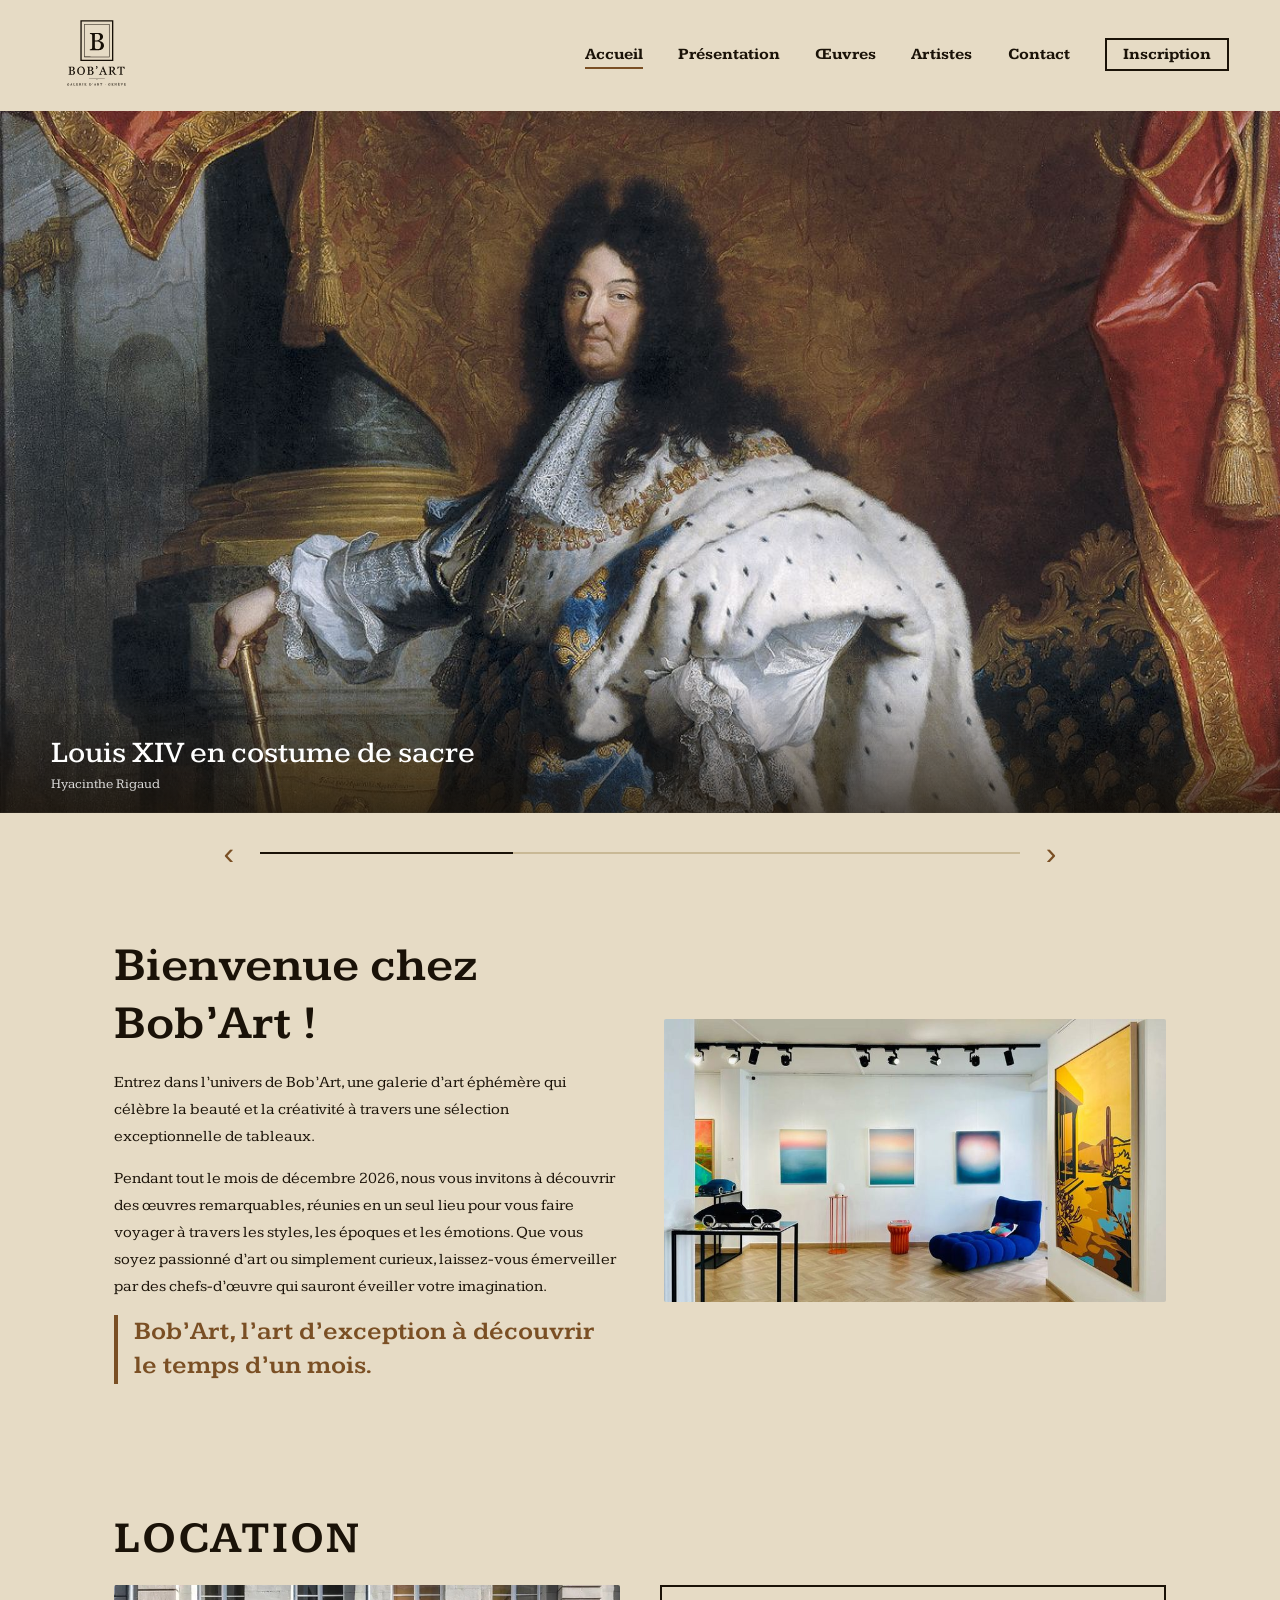
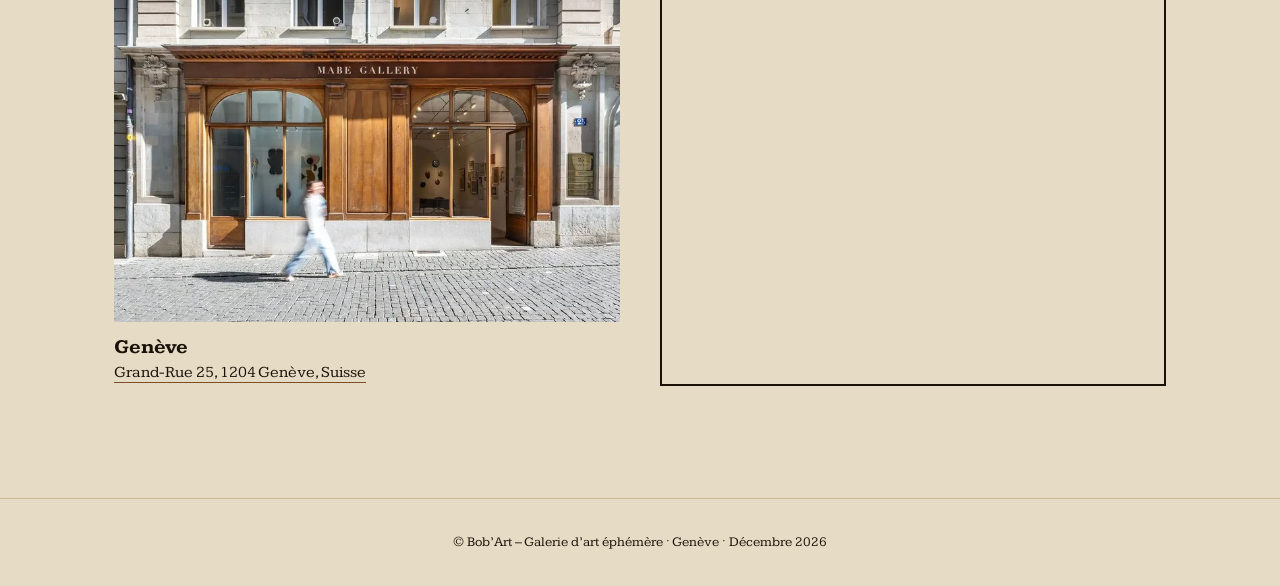
<file: index.html>
<!DOCTYPE html>
<html lang="fr"><head><meta charset="utf-8"><meta name="viewport" content="width=device-width,initial-scale=1">
<title>Accueil – Bob’Art, galerie d’art éphémère · Genève</title>
<meta name="description" content="Bob’Art, galerie d’art éphémère à Genève (Grand-Rue 25) : découvrez des chefs-d’œuvre de la peinture pendant tout le mois de décembre 2026.">
<meta property="og:type" content="website"><meta property="og:locale" content="fr_FR"><meta property="og:site_name" content="Bob’Art"><meta property="og:title" content="Accueil – Bob’Art, galerie d’art éphémère · Genève"><meta property="og:description" content="Bob’Art, galerie d’art éphémère à Genève (Grand-Rue 25) : découvrez des chefs-d’œuvre de la peinture pendant tout le mois de décembre 2026."><meta name="theme-color" content="#e6dbc5"><link rel="icon" href="favicon.svg" type="image/svg+xml"><link rel="icon" href="favicon-32.png" sizes="32x32" type="image/png"><link rel="apple-touch-icon" href="apple-touch-icon.png"><link rel="preload" as="image" href="images/louis-xiv-800.jpg" imagesrcset="images/louis-xiv-800.jpg 800w, images/louis-xiv.jpg 1378w" imagesizes="100vw" fetchpriority="high"><link rel="preconnect" href="https://fonts.googleapis.com"><link rel="preconnect" href="https://fonts.gstatic.com" crossorigin>
<link href="https://fonts.googleapis.com/css2?family=Kameron:wght@400;600;700&display=swap" rel="stylesheet" media="print" onload="this.media='all'"><noscript><link href="https://fonts.googleapis.com/css2?family=Kameron:wght@400;600;700&display=swap" rel="stylesheet"></noscript>
<link rel="stylesheet" href="css/style.css">
<script type="application/ld+json">{"@context":"https://schema.org","@type":"ArtGallery","name":"Bob’Art","description":"Galerie d’art éphémère à Genève, ouverte pendant tout le mois de décembre 2026.","address":{"@type":"PostalAddress","streetAddress":"Grand-Rue 25","postalCode":"1204","addressLocality":"Genève","addressCountry":"CH"},"telephone":"+41225550142"}</script>
</head><body>
<a class="skip" href="#main">Aller au contenu</a>
<header><div class="bar"><a class="logo" href="index.html" aria-label="Bob’Art – accueil"><img src="images/logo.svg" alt="Bob’Art, galerie d’art · Genève" width="698" height="639"></a>
<button class="burger" aria-label="Menu" aria-expanded="false"><span></span><span></span><span></span></button>
<nav><ul>
<li><a href="index.html" aria-current="page">Accueil</a></li><li><a href="index.html#presentation">Présentation</a></li>
<li><a href="oeuvres.html">Œuvres</a></li><li><a href="artistes.html">Artistes</a></li><li><a href="contact.html">Contact</a></li><li><a href="inscription.html" class="cta">Inscription</a></li>
</ul></nav></div></header>
<main id="main">
<div class="hero"><div class="slides">
<div class="slide"><img src="images/louis-xiv.jpg" srcset="images/louis-xiv-800.jpg 800w, images/louis-xiv.jpg 1378w" sizes="100vw" data-t="Louis XIV en costume de sacre" alt="Louis XIV en costume de sacre, Hyacinthe Rigaud" style="object-position:center 25%" width="1378" height="2000" fetchpriority="high"><p class="cap">Louis XIV en costume de sacre <span>Hyacinthe Rigaud</span></p></div>
<div class="slide"><img src="images/la-nuit-etoilee.jpg" data-t="La Nuit étoilée" alt="La Nuit étoilée, Vincent van Gogh" style="object-position:center" width="1280" height="1014" loading="lazy" decoding="async"><p class="cap">La Nuit étoilée <span>Vincent van Gogh</span></p></div>
<div class="slide"><img src="images/la-grande-vague.jpg" data-t="La Grande Vague de Kanagawa" alt="La Grande Vague de Kanagawa, Hokusai" style="object-position:center" width="1600" height="1076" loading="lazy" decoding="async"><p class="cap">La Grande Vague de Kanagawa <span>Hokusai</span></p></div>
</div></div>
<div class="ctrl"><button class="prev" aria-label="Précédent">‹</button><div class="prog"><i></i></div><button class="next" aria-label="Suivant">›</button></div>
<section id="presentation"><div class="wrap intro">
<div class="rv"><h1>Bienvenue chez Bob’Art !</h1>
<p>Entrez dans l’univers de Bob’Art, une galerie d’art éphémère qui célèbre la beauté et la créativité à travers une sélection exceptionnelle de tableaux.</p>
<p>Pendant tout le mois de décembre 2026, nous vous invitons à découvrir des œuvres remarquables, réunies en un seul lieu pour vous faire voyager à travers les styles, les époques et les émotions. Que vous soyez passionné d’art ou simplement curieux, laissez-vous émerveiller par des chefs-d’œuvre qui sauront éveiller votre imagination.</p>
<p class="slogan">Bob’Art, l’art d’exception à découvrir le temps d’un mois.</p></div>
<div class="photo rv"><img src="images/interieur-galerie.jpg" data-t="Intérieur de la galerie" alt="Intérieur de la galerie Bob’Art" width="1600" height="900" loading="lazy" decoding="async" srcset="images/interieur-galerie-800.jpg 800w, images/interieur-galerie.jpg 1600w" sizes="(max-width:860px) 100vw, 550px"></div>
</div></section>
<section class="loc"><div class="wrap rv"><h2>LOCATION</h2>
<div class="locgrid">
<div><div class="photo"><img src="images/facade.jpg" alt="Façade de la galerie, Grand-Rue 25 à Genève" width="750" height="500" loading="lazy" decoding="async"></div>
<h3>Genève</h3>
<p><a href="https://www.google.com/maps/search/?api=1&query=Grand-Rue+25,+1204+Gen%C3%A8ve" target="_blank" rel="noopener">Grand-Rue 25, 1204 Genève, Suisse</a></p></div>
<div class="map"><iframe title="Plan : Grand-Rue 25, 1204 Genève" src="https://www.google.com/maps?q=Grand-Rue+25,+1204+Gen%C3%A8ve,+Suisse&amp;hl=fr&amp;z=16&amp;output=embed" loading="lazy" referrerpolicy="no-referrer-when-downgrade" allowfullscreen></iframe></div>
</div></div></section>
</main><footer>© Bob’Art – Galerie d’art éphémère · Genève · Décembre 2026</footer><script src="js/script.js"></script></body></html>
</file>
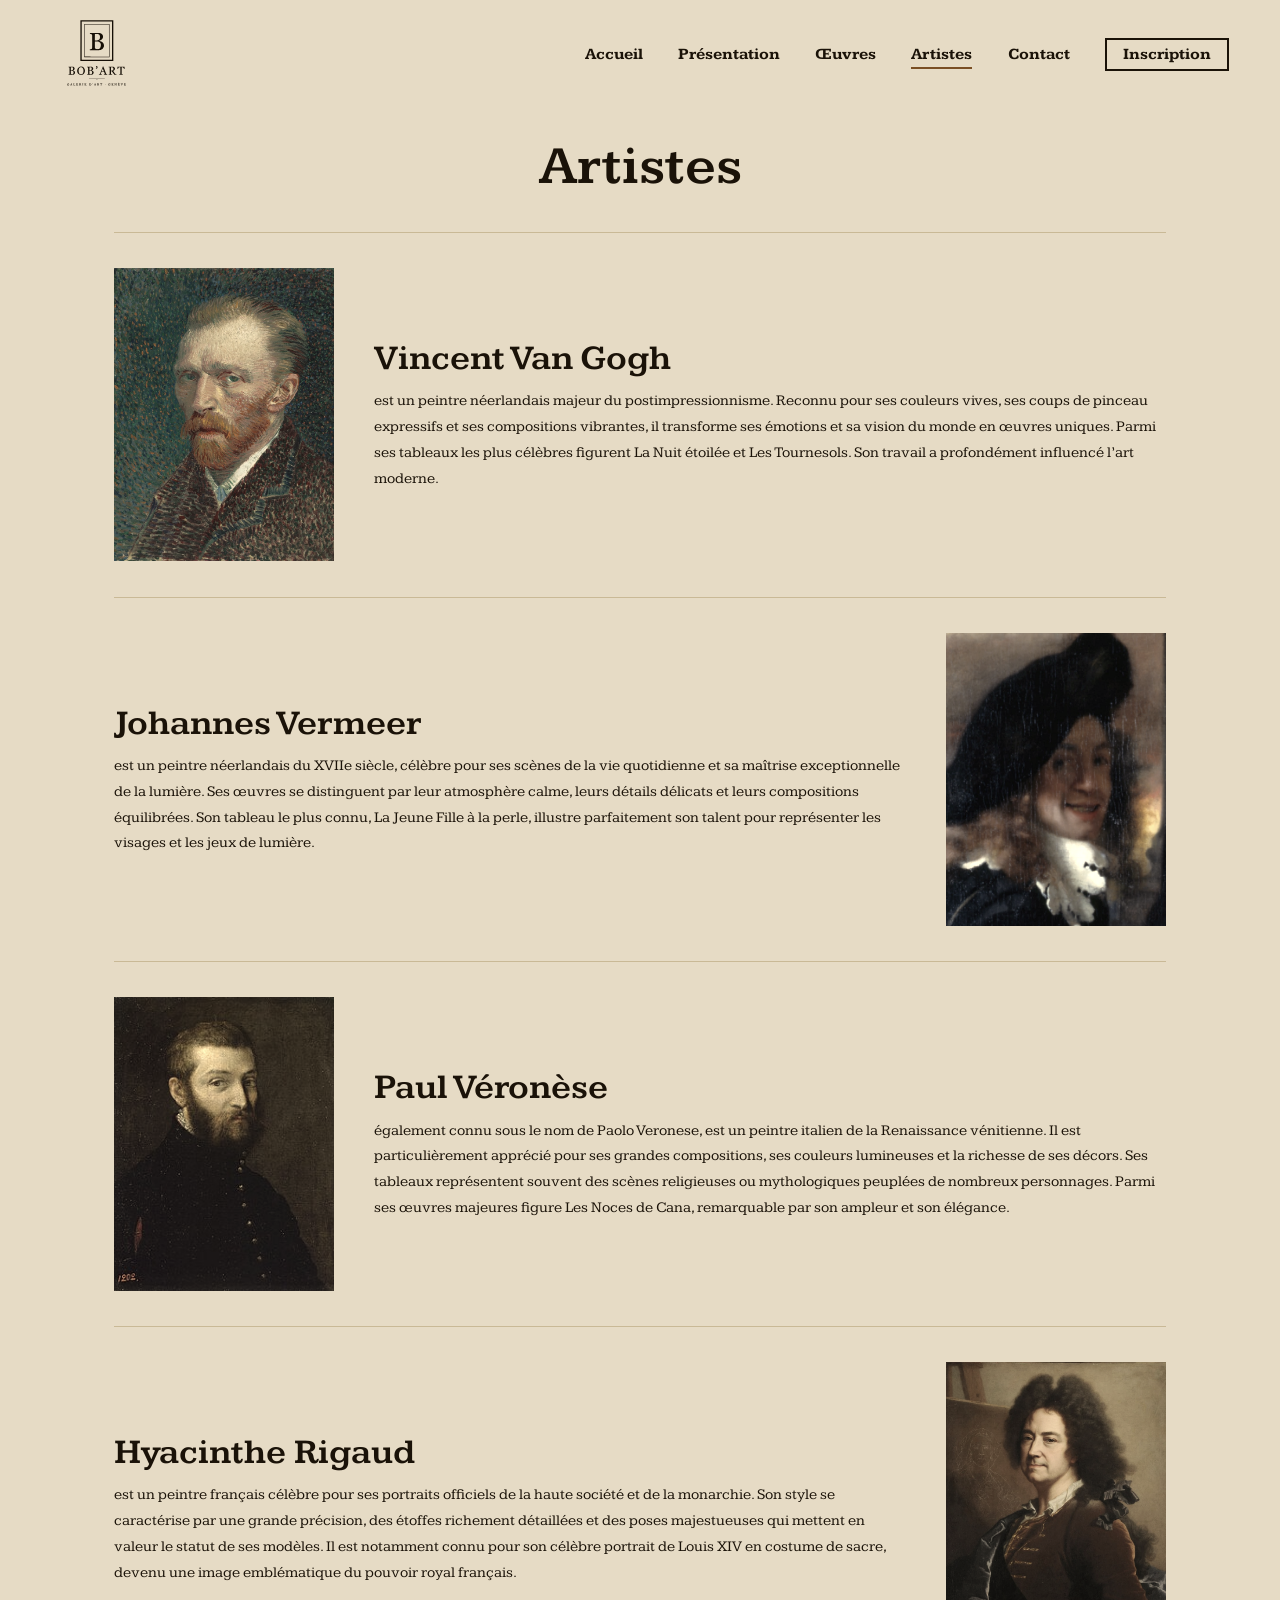
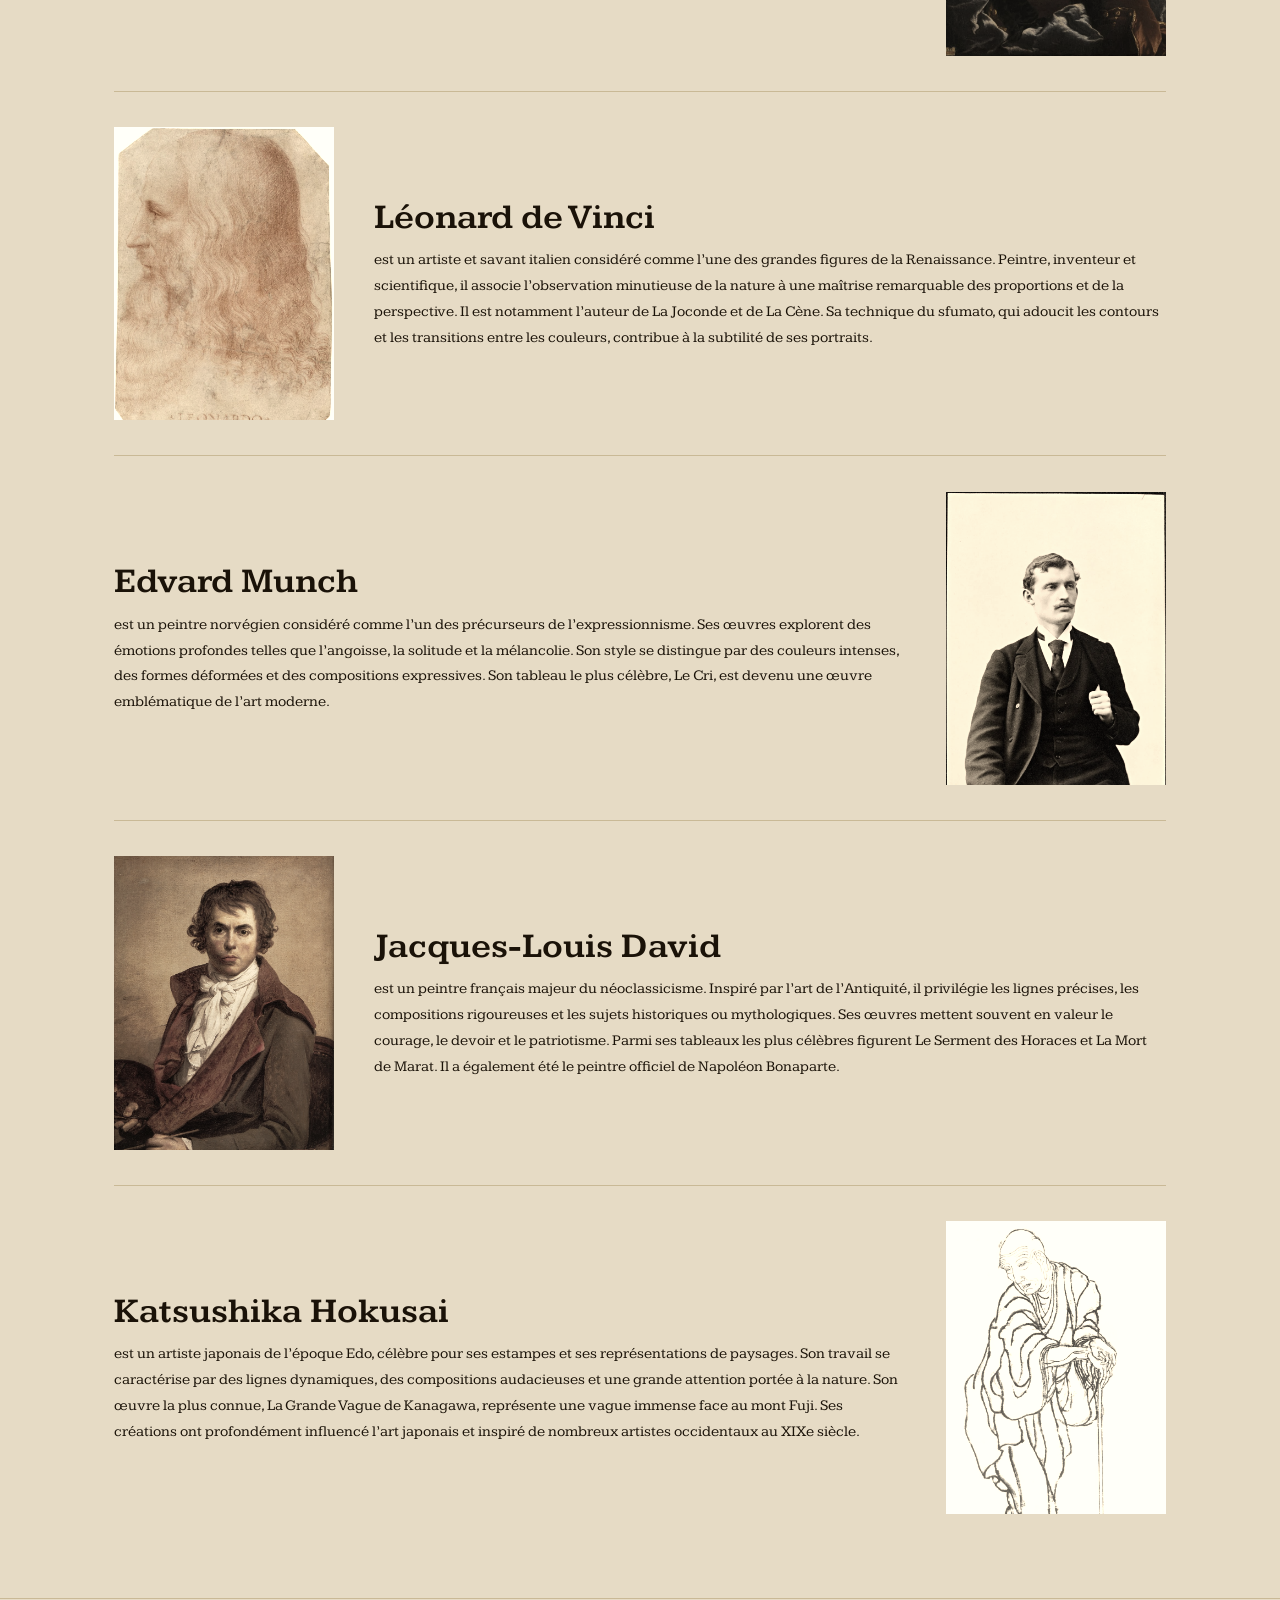
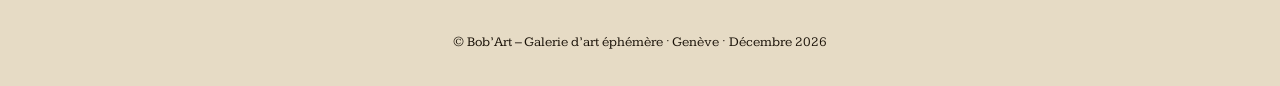
<file: artistes.html>
<!DOCTYPE html>
<html lang="fr"><head><meta charset="utf-8"><meta name="viewport" content="width=device-width,initial-scale=1">
<title>Artistes – Bob’Art, galerie d’art éphémère · Genève</title>
<meta name="description" content="Les artistes exposés chez Bob’Art : Van Gogh, Vermeer, Véronèse, Rigaud, Léonard de Vinci, Munch, David et Hokusai.">
<meta property="og:type" content="website"><meta property="og:locale" content="fr_FR"><meta property="og:site_name" content="Bob’Art"><meta property="og:title" content="Artistes – Bob’Art, galerie d’art éphémère · Genève"><meta property="og:description" content="Les artistes exposés chez Bob’Art : Van Gogh, Vermeer, Véronèse, Rigaud, Léonard de Vinci, Munch, David et Hokusai."><meta name="theme-color" content="#e6dbc5"><link rel="icon" href="favicon.svg" type="image/svg+xml"><link rel="icon" href="favicon-32.png" sizes="32x32" type="image/png"><link rel="apple-touch-icon" href="apple-touch-icon.png"><link rel="preconnect" href="https://fonts.googleapis.com"><link rel="preconnect" href="https://fonts.gstatic.com" crossorigin>
<link href="https://fonts.googleapis.com/css2?family=Kameron:wght@400;600;700&display=swap" rel="stylesheet" media="print" onload="this.media='all'"><noscript><link href="https://fonts.googleapis.com/css2?family=Kameron:wght@400;600;700&display=swap" rel="stylesheet"></noscript>
<link rel="stylesheet" href="css/style.css"></head><body>
<a class="skip" href="#main">Aller au contenu</a>
<header><div class="bar"><a class="logo" href="index.html" aria-label="Bob’Art – accueil"><img src="images/logo.svg" alt="Bob’Art, galerie d’art · Genève" width="698" height="639"></a>
<button class="burger" aria-label="Menu" aria-expanded="false"><span></span><span></span><span></span></button>
<nav><ul>
<li><a href="index.html">Accueil</a></li><li><a href="index.html#presentation">Présentation</a></li>
<li><a href="oeuvres.html">Œuvres</a></li><li><a href="artistes.html" aria-current="page">Artistes</a></li><li><a href="contact.html">Contact</a></li><li><a href="inscription.html" class="cta">Inscription</a></li>
</ul></nav></div></header>
<main id="main">
<div class="wrap"><h1 class="title">Artistes</h1>
<article class="artist rv"><div><h2>Vincent Van Gogh</h2><p>est un peintre néerlandais majeur du postimpressionnisme. Reconnu pour ses couleurs vives, ses coups de pinceau expressifs et ses compositions vibrantes, il transforme ses émotions et sa vision du monde en œuvres uniques. Parmi ses tableaux les plus célèbres figurent La Nuit étoilée et Les Tournesols. Son travail a profondément influencé l’art moderne.</p></div><div class="pic "><img src="images/artiste-van-gogh.jpg" alt="Portrait de Vincent Van Gogh" loading="lazy" width="800" height="1011" decoding="async"></div></article>
<article class="artist rv"><div><h2>Johannes Vermeer</h2><p>est un peintre néerlandais du XVIIe siècle, célèbre pour ses scènes de la vie quotidienne et sa maîtrise exceptionnelle de la lumière. Ses œuvres se distinguent par leur atmosphère calme, leurs détails délicats et leurs compositions équilibrées. Son tableau le plus connu, La Jeune Fille à la perle, illustre parfaitement son talent pour représenter les visages et les jeux de lumière.</p></div><div class="pic "><img src="images/artiste-vermeer.jpg" alt="Portrait de Johannes Vermeer" loading="lazy" width="1016" height="1413" decoding="async"></div></article>
<article class="artist rv"><div><h2>Paul Véronèse</h2><p>également connu sous le nom de Paolo Veronese, est un peintre italien de la Renaissance vénitienne. Il est particulièrement apprécié pour ses grandes compositions, ses couleurs lumineuses et la richesse de ses décors. Ses tableaux représentent souvent des scènes religieuses ou mythologiques peuplées de nombreux personnages. Parmi ses œuvres majeures figure Les Noces de Cana, remarquable par son ampleur et son élégance.</p></div><div class="pic "><img src="images/artiste-veronese.jpg" alt="Portrait de Paul Véronèse" loading="lazy" width="250" height="314" decoding="async"></div></article>
<article class="artist rv"><div><h2>Hyacinthe Rigaud</h2><p>est un peintre français célèbre pour ses portraits officiels de la haute société et de la monarchie. Son style se caractérise par une grande précision, des étoffes richement détaillées et des poses majestueuses qui mettent en valeur le statut de ses modèles. Il est notamment connu pour son célèbre portrait de Louis XIV en costume de sacre, devenu une image emblématique du pouvoir royal français.</p></div><div class="pic "><img src="images/artiste-rigaud.jpg" alt="Portrait de Hyacinthe Rigaud" loading="lazy" width="800" height="1002" decoding="async"></div></article>
<article class="artist rv"><div><h2>Léonard de Vinci</h2><p>est un artiste et savant italien considéré comme l’une des grandes figures de la Renaissance. Peintre, inventeur et scientifique, il associe l’observation minutieuse de la nature à une maîtrise remarquable des proportions et de la perspective. Il est notamment l’auteur de La Joconde et de La Cène. Sa technique du sfumato, qui adoucit les contours et les transitions entre les couleurs, contribue à la subtilité de ses portraits.</p></div><div class="pic "><img src="images/artiste-vinci.jpg" alt="Portrait de Léonard de Vinci" loading="lazy" width="800" height="1146" decoding="async"></div></article>
<article class="artist rv"><div><h2>Edvard Munch</h2><p>est un peintre norvégien considéré comme l’un des précurseurs de l’expressionnisme. Ses œuvres explorent des émotions profondes telles que l’angoisse, la solitude et la mélancolie. Son style se distingue par des couleurs intenses, des formes déformées et des compositions expressives. Son tableau le plus célèbre, Le Cri, est devenu une œuvre emblématique de l’art moderne.</p></div><div class="pic "><img src="images/artiste-munch.jpg" alt="Portrait de Edvard Munch" loading="lazy" width="800" height="1104" decoding="async"></div></article>
<article class="artist rv"><div><h2>Jacques-Louis David</h2><p>est un peintre français majeur du néoclassicisme. Inspiré par l’art de l’Antiquité, il privilégie les lignes précises, les compositions rigoureuses et les sujets historiques ou mythologiques. Ses œuvres mettent souvent en valeur le courage, le devoir et le patriotisme. Parmi ses tableaux les plus célèbres figurent Le Serment des Horaces et La Mort de Marat. Il a également été le peintre officiel de Napoléon Bonaparte.</p></div><div class="pic "><img src="images/artiste-david.jpg" alt="Portrait de Jacques-Louis David" loading="lazy" width="800" height="1123" decoding="async"></div></article>
<article class="artist rv"><div><h2>Katsushika Hokusai</h2><p>est un artiste japonais de l’époque Edo, célèbre pour ses estampes et ses représentations de paysages. Son travail se caractérise par des lignes dynamiques, des compositions audacieuses et une grande attention portée à la nature. Son œuvre la plus connue, La Grande Vague de Kanagawa, représente une vague immense face au mont Fuji. Ses créations ont profondément influencé l’art japonais et inspiré de nombreux artistes occidentaux au XIXe siècle.</p></div><div class="pic "><img src="images/artiste-hokusai.jpg" alt="Portrait de Katsushika Hokusai" loading="lazy" width="680" height="1284" decoding="async"></div></article>
</div>
</main><footer>© Bob’Art – Galerie d’art éphémère · Genève · Décembre 2026</footer><script src="js/script.js"></script></body></html>
</file>
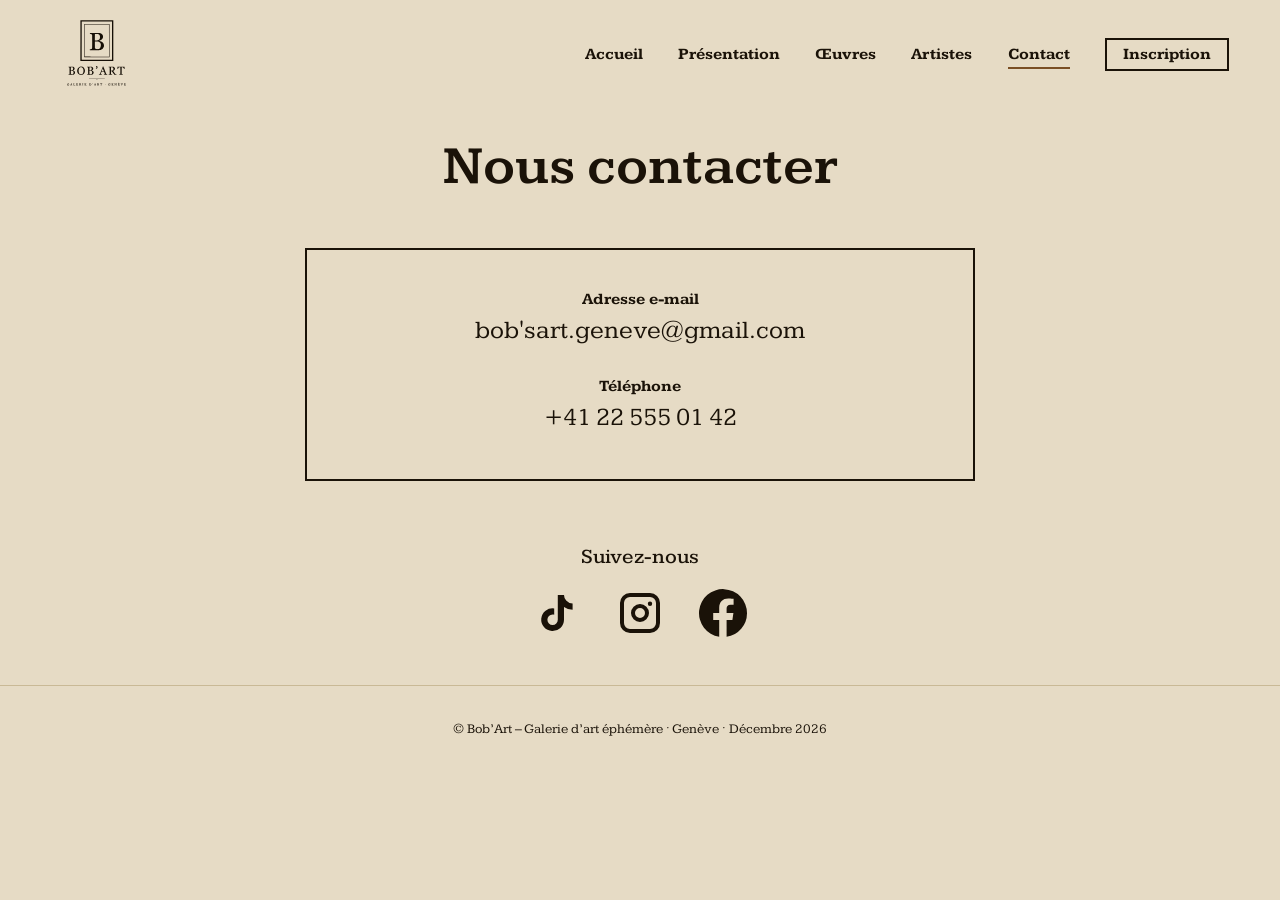
<file: contact.html>
<!DOCTYPE html>
<html lang="fr"><head><meta charset="utf-8"><meta name="viewport" content="width=device-width,initial-scale=1">
<title>Contact – Bob’Art, galerie d’art éphémère · Genève</title>
<meta name="description" content="Contactez la galerie d’art éphémère Bob’Art à Genève : adresse e-mail, téléphone et réseaux sociaux.">
<meta property="og:type" content="website"><meta property="og:locale" content="fr_FR"><meta property="og:site_name" content="Bob’Art"><meta property="og:title" content="Contact – Bob’Art, galerie d’art éphémère · Genève"><meta property="og:description" content="Contactez la galerie d’art éphémère Bob’Art à Genève : adresse e-mail, téléphone et réseaux sociaux."><meta name="theme-color" content="#e6dbc5"><link rel="icon" href="favicon.svg" type="image/svg+xml"><link rel="icon" href="favicon-32.png" sizes="32x32" type="image/png"><link rel="apple-touch-icon" href="apple-touch-icon.png"><link rel="preconnect" href="https://fonts.googleapis.com"><link rel="preconnect" href="https://fonts.gstatic.com" crossorigin>
<link href="https://fonts.googleapis.com/css2?family=Kameron:wght@400;600;700&display=swap" rel="stylesheet" media="print" onload="this.media='all'"><noscript><link href="https://fonts.googleapis.com/css2?family=Kameron:wght@400;600;700&display=swap" rel="stylesheet"></noscript>
<link rel="stylesheet" href="css/style.css"></head><body>
<a class="skip" href="#main">Aller au contenu</a>
<header><div class="bar"><a class="logo" href="index.html" aria-label="Bob’Art – accueil"><img src="images/logo.svg" alt="Bob’Art, galerie d’art · Genève" width="698" height="639"></a>
<button class="burger" aria-label="Menu" aria-expanded="false"><span></span><span></span><span></span></button>
<nav><ul>
<li><a href="index.html">Accueil</a></li><li><a href="index.html#presentation">Présentation</a></li>
<li><a href="oeuvres.html">Œuvres</a></li><li><a href="artistes.html">Artistes</a></li><li><a href="contact.html" aria-current="page">Contact</a></li><li><a href="inscription.html" class="cta">Inscription</a></li>
</ul></nav></div></header>
<main id="main">
<div class="wrap"><h1 class="title">Nous contacter</h1>
<div class="card rv"><div><h2>Adresse e-mail</h2><a href="mailto:bob'sart.geneve@gmail.com">bob'sart.geneve@gmail.com</a></div>
<div><h2>Téléphone</h2><a href="tel:+41225550142">+41 22 555 01 42</a></div></div>
<div class="follow rv"><h2>Suivez-nous</h2><div class="soc">
<a href="#" aria-label="TikTok"><svg viewBox="0 0 24 24"><path d="M16.6 5.8A4.3 4.3 0 0 1 15.5 3h-3.1v12.4a2.6 2.6 0 1 1-2.6-2.6c.3 0 .5 0 .8.1V9.7a5.7 5.7 0 1 0 4.9 5.7V9a7.4 7.4 0 0 0 4.3 1.4V7.3a4.3 4.3 0 0 1-3.2-1.5z"/></svg></a>
<a href="#" aria-label="Instagram"><svg viewBox="0 0 24 24"><path d="M7 2h10a5 5 0 0 1 5 5v10a5 5 0 0 1-5 5H7a5 5 0 0 1-5-5V7a5 5 0 0 1 5-5zm0 2a3 3 0 0 0-3 3v10a3 3 0 0 0 3 3h10a3 3 0 0 0 3-3V7a3 3 0 0 0-3-3H7zm5 3.5a4.5 4.5 0 1 1 0 9 4.5 4.5 0 0 1 0-9zm0 2a2.5 2.5 0 1 0 0 5 2.5 2.5 0 0 0 0-5zm5-3.2a1.1 1.1 0 1 1 0 2.2 1.1 1.1 0 0 1 0-2.2z"/></svg></a>
<a href="#" aria-label="Facebook"><svg viewBox="0 0 24 24"><path d="M24 12a12 12 0 1 0-13.9 11.9v-8.4H7.1V12h3V9.4c0-3 1.8-4.7 4.5-4.7 1.3 0 2.7.2 2.7.2v3h-1.5c-1.5 0-2 .9-2 1.9V12h3.4l-.5 3.5h-2.9v8.4A12 12 0 0 0 24 12z"/></svg></a>
</div></div></div>
</main><footer>© Bob’Art – Galerie d’art éphémère · Genève · Décembre 2026</footer><script src="js/script.js"></script></body></html>
</file>
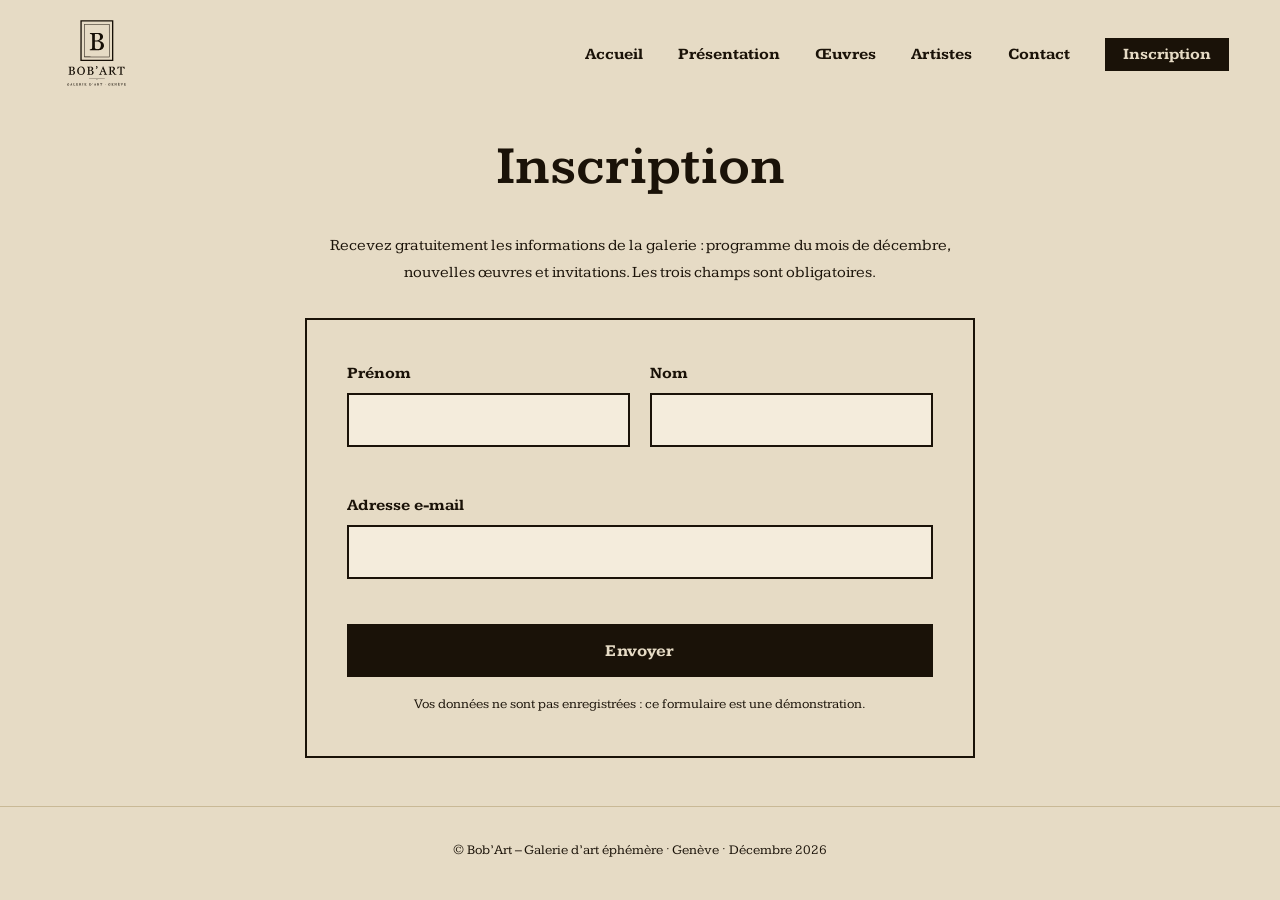
<file: inscription.html>
<!DOCTYPE html>
<html lang="fr"><head><meta charset="utf-8"><meta name="viewport" content="width=device-width,initial-scale=1">
<title>Inscription – Bob’Art, galerie d’art éphémère · Genève</title>
<meta name="description" content="Inscrivez-vous gratuitement pour recevoir les informations de la galerie Bob’Art à Genève : programme, nouveautés et invitations.">
<meta property="og:type" content="website"><meta property="og:locale" content="fr_FR"><meta property="og:site_name" content="Bob’Art"><meta property="og:title" content="Inscription – Bob’Art, galerie d’art éphémère · Genève"><meta property="og:description" content="Inscrivez-vous gratuitement pour recevoir les informations de la galerie Bob’Art à Genève."><meta name="theme-color" content="#e6dbc5"><link rel="icon" href="favicon.svg" type="image/svg+xml"><link rel="icon" href="favicon-32.png" sizes="32x32" type="image/png"><link rel="apple-touch-icon" href="apple-touch-icon.png"><link rel="preconnect" href="https://fonts.googleapis.com"><link rel="preconnect" href="https://fonts.gstatic.com" crossorigin>
<link href="https://fonts.googleapis.com/css2?family=Kameron:wght@400;600;700&display=swap" rel="stylesheet" media="print" onload="this.media='all'"><noscript><link href="https://fonts.googleapis.com/css2?family=Kameron:wght@400;600;700&display=swap" rel="stylesheet"></noscript>
<link rel="stylesheet" href="css/style.css"></head><body>
<a class="skip" href="#main">Aller au contenu</a>
<header><div class="bar"><a class="logo" href="index.html" aria-label="Bob’Art – accueil"><img src="images/logo.svg" alt="Bob’Art, galerie d’art · Genève" width="698" height="639"></a>
<button class="burger" aria-label="Menu" aria-expanded="false"><span></span><span></span><span></span></button>
<nav><ul>
<li><a href="index.html">Accueil</a></li><li><a href="index.html#presentation">Présentation</a></li>
<li><a href="oeuvres.html">Œuvres</a></li><li><a href="artistes.html">Artistes</a></li><li><a href="contact.html">Contact</a></li><li><a href="inscription.html" class="cta" aria-current="page">Inscription</a></li>
</ul></nav></div></header>
<main id="main">
<div class="wrap"><h1 class="title">Inscription</h1>
<p class="lead rv">Recevez gratuitement les informations de la galerie : programme du mois de décembre, nouvelles œuvres et invitations. Les trois champs sont obligatoires.</p>
<form class="signup rv" id="signup" novalidate>
<div class="row">
<div class="field"><label for="prenom">Prénom</label><input type="text" id="prenom" name="prenom" autocomplete="given-name" required aria-describedby="e-prenom"><span class="err" id="e-prenom"></span></div>
<div class="field"><label for="nom">Nom</label><input type="text" id="nom" name="nom" autocomplete="family-name" required aria-describedby="e-nom"><span class="err" id="e-nom"></span></div>
</div>
<div class="field"><label for="mail">Adresse e-mail</label><input type="email" id="mail" name="mail" autocomplete="email" inputmode="email" required aria-describedby="e-mail"><span class="err" id="e-mail"></span></div>
<button type="submit" class="btn">Envoyer</button>
<p class="note">Vos données ne sont pas enregistrées : ce formulaire est une démonstration.</p>
</form>
<p class="ok" id="ok" role="status" hidden></p>
</div>
</main><footer>© Bob’Art – Galerie d’art éphémère · Genève · Décembre 2026</footer><script src="js/script.js"></script></body></html>
</file>
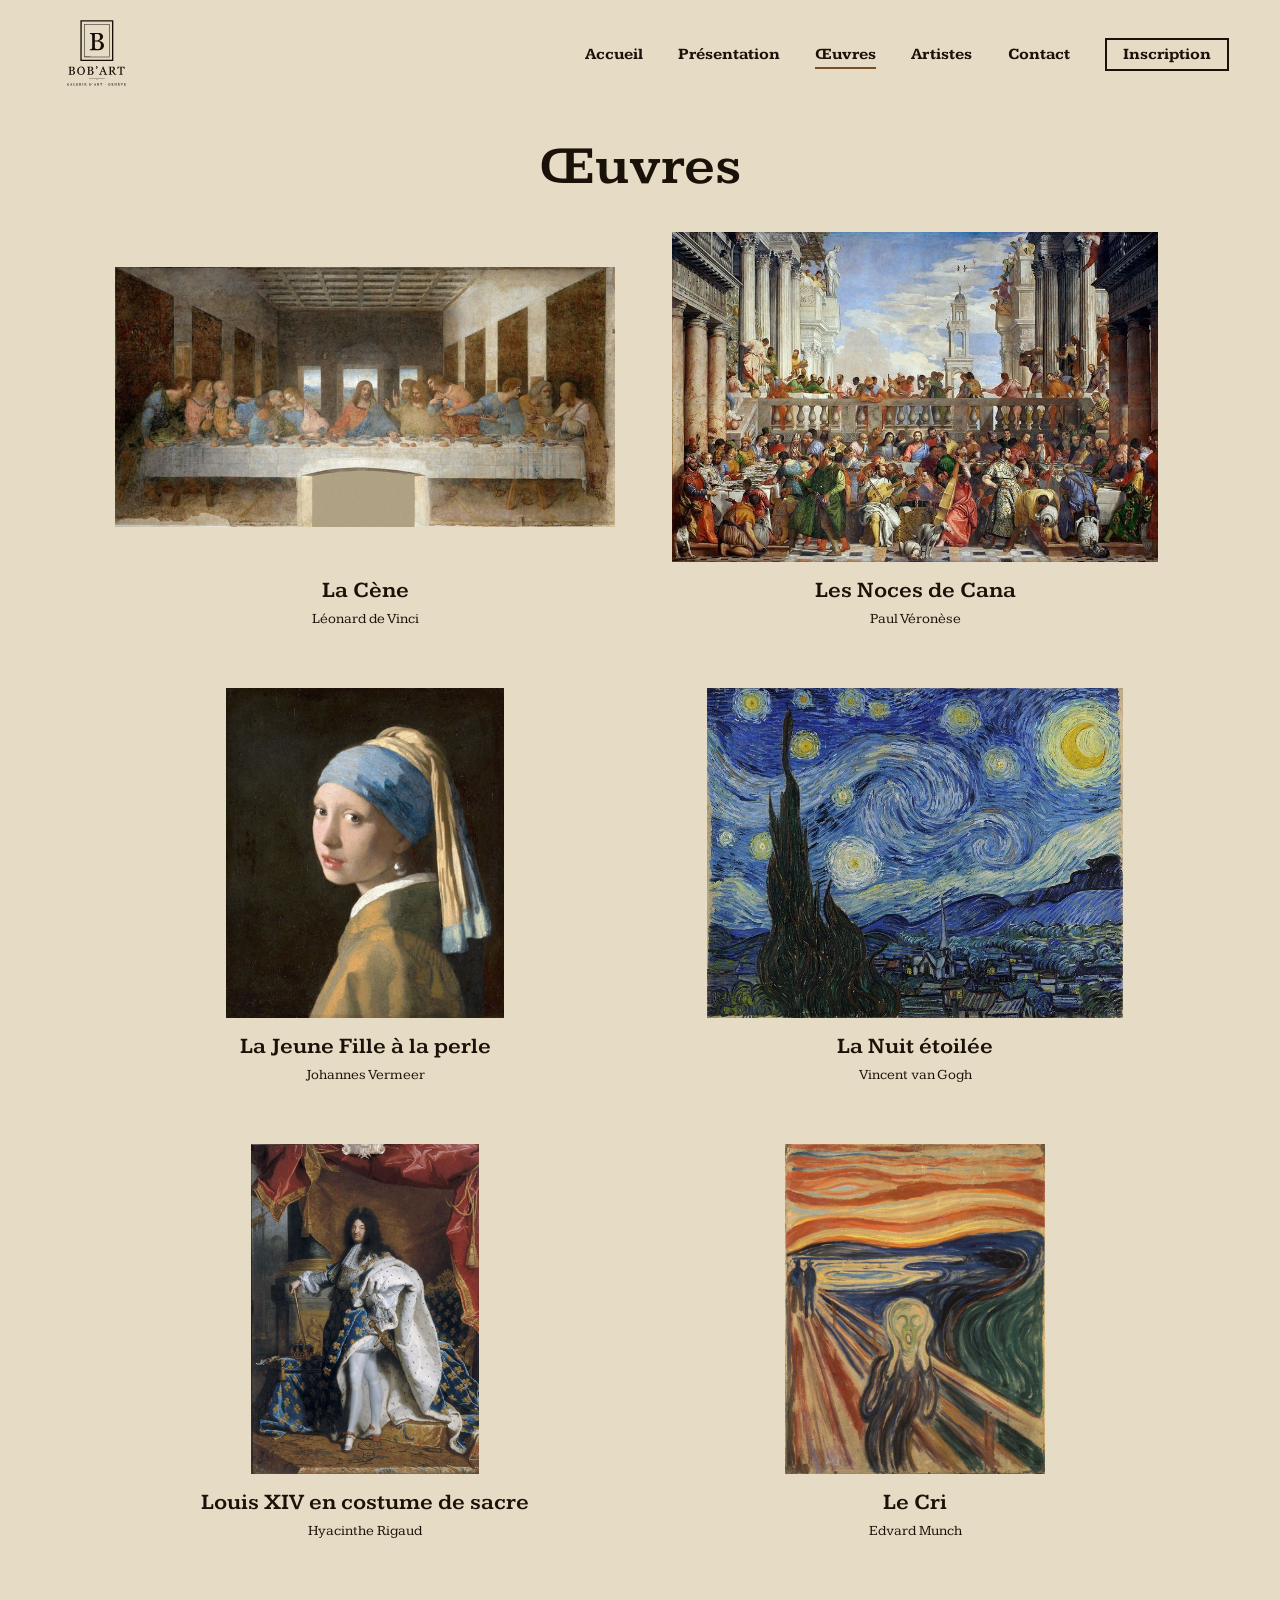
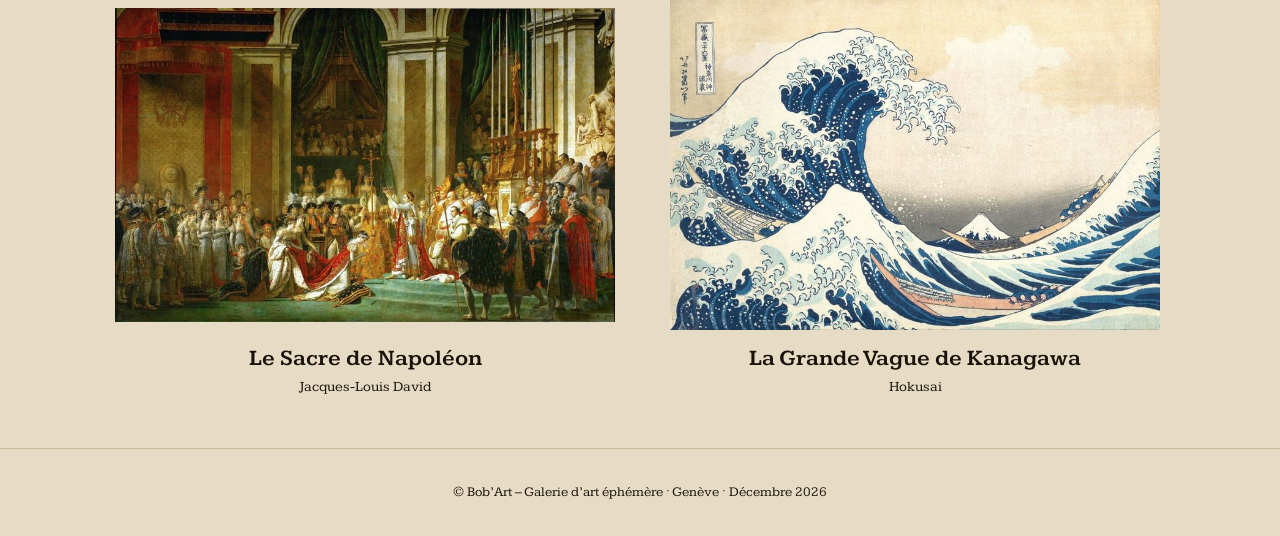
<file: oeuvres.html>
<!DOCTYPE html>
<html lang="fr"><head><meta charset="utf-8"><meta name="viewport" content="width=device-width,initial-scale=1">
<title>Œuvres – Bob’Art, galerie d’art éphémère · Genève</title>
<meta name="description" content="Les œuvres exposées chez Bob’Art à Genève : La Cène, La Nuit étoilée, Le Cri, La Grande Vague de Kanagawa et d’autres chefs-d’œuvre.">
<meta property="og:type" content="website"><meta property="og:locale" content="fr_FR"><meta property="og:site_name" content="Bob’Art"><meta property="og:title" content="Œuvres – Bob’Art, galerie d’art éphémère · Genève"><meta property="og:description" content="Les œuvres exposées chez Bob’Art à Genève : La Cène, La Nuit étoilée, Le Cri, La Grande Vague de Kanagawa et d’autres chefs-d’œuvre."><meta name="theme-color" content="#e6dbc5"><link rel="icon" href="favicon.svg" type="image/svg+xml"><link rel="icon" href="favicon-32.png" sizes="32x32" type="image/png"><link rel="apple-touch-icon" href="apple-touch-icon.png"><link rel="preconnect" href="https://fonts.googleapis.com"><link rel="preconnect" href="https://fonts.gstatic.com" crossorigin>
<link href="https://fonts.googleapis.com/css2?family=Kameron:wght@400;600;700&display=swap" rel="stylesheet" media="print" onload="this.media='all'"><noscript><link href="https://fonts.googleapis.com/css2?family=Kameron:wght@400;600;700&display=swap" rel="stylesheet"></noscript>
<link rel="stylesheet" href="css/style.css"></head><body>
<a class="skip" href="#main">Aller au contenu</a>
<header><div class="bar"><a class="logo" href="index.html" aria-label="Bob’Art – accueil"><img src="images/logo.svg" alt="Bob’Art, galerie d’art · Genève" width="698" height="639"></a>
<button class="burger" aria-label="Menu" aria-expanded="false"><span></span><span></span><span></span></button>
<nav><ul>
<li><a href="index.html">Accueil</a></li><li><a href="index.html#presentation">Présentation</a></li>
<li><a href="oeuvres.html" aria-current="page">Œuvres</a></li><li><a href="artistes.html">Artistes</a></li><li><a href="contact.html">Contact</a></li><li><a href="inscription.html" class="cta">Inscription</a></li>
</ul></nav></div></header>
<main id="main">
<div class="wrap"><h1 class="title">Œuvres</h1><div class="grid">
<figure class="work rv"><div class="frame"><img src="images/la-cene.jpg" data-t="La Cène" alt="La Cène, Léonard de Vinci" width="1600" height="834" decoding="async" srcset="images/la-cene-800.jpg 800w, images/la-cene.jpg 1600w" sizes="(max-width:640px) 90vw, 500px"></div><h2>La Cène</h2><p>Léonard de Vinci</p></figure>
<figure class="work rv"><div class="frame"><img src="images/les-noces-de-cana.jpg" data-t="Les Noces de Cana" alt="Les Noces de Cana, Paul Véronèse" width="1280" height="870" decoding="async" srcset="images/les-noces-de-cana-800.jpg 800w, images/les-noces-de-cana.jpg 1600w" sizes="(max-width:640px) 90vw, 500px"></div><h2>Les Noces de Cana</h2><p>Paul Véronèse</p></figure>
<figure class="work rv"><div class="frame"><img src="images/la-jeune-fille-a-la-perle.jpg" data-t="La Jeune Fille à la perle" alt="La Jeune Fille à la perle, Johannes Vermeer" width="1280" height="1516" loading="lazy" decoding="async" srcset="images/la-jeune-fille-a-la-perle-800.jpg 800w, images/la-jeune-fille-a-la-perle.jpg 1600w" sizes="(max-width:640px) 90vw, 500px"></div><h2>La Jeune Fille à la perle</h2><p>Johannes Vermeer</p></figure>
<figure class="work rv"><div class="frame"><img src="images/la-nuit-etoilee.jpg" data-t="La Nuit étoilée" alt="La Nuit étoilée, Vincent van Gogh" width="1280" height="1014" loading="lazy" decoding="async" srcset="images/la-nuit-etoilee-800.jpg 800w, images/la-nuit-etoilee.jpg 1600w" sizes="(max-width:640px) 90vw, 500px"></div><h2>La Nuit étoilée</h2><p>Vincent van Gogh</p></figure>
<figure class="work rv"><div class="frame"><img src="images/louis-xiv.jpg" data-t="Louis XIV en costume de sacre" alt="Louis XIV en costume de sacre, Hyacinthe Rigaud" width="1378" height="2000" loading="lazy" decoding="async" srcset="images/louis-xiv-800.jpg 800w, images/louis-xiv.jpg 1600w" sizes="(max-width:640px) 90vw, 500px"></div><h2>Louis XIV en costume de sacre</h2><p>Hyacinthe Rigaud</p></figure>
<figure class="work rv"><div class="frame"><img src="images/le-cri.jpg" data-t="Le Cri" alt="Le Cri, Edvard Munch" width="1423" height="1800" loading="lazy" decoding="async" srcset="images/le-cri-800.jpg 800w, images/le-cri.jpg 1600w" sizes="(max-width:640px) 90vw, 500px"></div><h2>Le Cri</h2><p>Edvard Munch</p></figure>
<figure class="work rv"><div class="frame"><img src="images/le-sacre-de-napoleon.jpg" data-t="Le Sacre de Napoléon" alt="Le Sacre de Napoléon, Jacques-Louis David" width="1600" height="1006" loading="lazy" decoding="async" srcset="images/le-sacre-de-napoleon-800.jpg 800w, images/le-sacre-de-napoleon.jpg 1600w" sizes="(max-width:640px) 90vw, 500px"></div><h2>Le Sacre de Napoléon</h2><p>Jacques-Louis David</p></figure>
<figure class="work rv"><div class="frame"><img src="images/la-grande-vague.jpg" data-t="La Grande Vague de Kanagawa" alt="La Grande Vague de Kanagawa, Hokusai" width="1600" height="1076" loading="lazy" decoding="async" srcset="images/la-grande-vague-800.jpg 800w, images/la-grande-vague.jpg 1600w" sizes="(max-width:640px) 90vw, 500px"></div><h2>La Grande Vague de Kanagawa</h2><p>Hokusai</p></figure>
</div></div>
</main><footer>© Bob’Art – Galerie d’art éphémère · Genève · Décembre 2026</footer><script src="js/script.js"></script></body></html>
</file>
<file: css/style.css>
:root{--bg:#e6dbc5;--ink:#1a1208;--gold:#7a4f24;--line:#c9b996;--serif:'Kameron',Georgia,serif;--text:'Kameron',Georgia,serif}
*{box-sizing:border-box;margin:0}
html{scroll-behavior:smooth}
body{background:var(--bg);color:var(--ink);font:400 1rem/1.7 var(--text)}
img{max-width:100%;height:auto;display:block}
a{color:inherit}
:focus-visible{outline:2px solid var(--gold);outline-offset:3px}
h1,h2,h3{font-family:var(--serif);font-weight:600;line-height:1.2}
.wrap{max-width:1100px;margin:0 auto;padding:0 1.5rem}
/* accessibilité : lien d'évitement */
.skip{position:absolute;left:1rem;top:-4rem;z-index:200;background:var(--ink);color:var(--bg);padding:.7rem 1.1rem;text-decoration:none;font-weight:700;transition:top .2s}
.skip:focus{top:1rem}
/* header */
header{position:sticky;top:0;z-index:20;background:var(--bg);border-bottom:1px solid transparent;transition:border-color .3s,box-shadow .3s}
header.scrolled{border-color:var(--line);box-shadow:0 6px 18px rgba(26,18,8,.08)}
.bar{display:flex;align-items:center;justify-content:space-between;padding:.8rem clamp(1.5rem,4vw,4.5rem)}
.logo img{height:84px;width:auto;transition:transform .4s}
.logo:hover img{transform:scale(1.06) rotate(-2deg)}
nav ul{display:flex;gap:2.2rem;list-style:none;padding:0}
nav a{text-decoration:none;font-weight:700;position:relative;padding:.3rem 0}
nav a::after{content:"";position:absolute;left:0;bottom:0;width:100%;height:2px;background:var(--gold);transform:scaleX(0);transform-origin:right;transition:transform .35s}
nav a:hover::after,nav a[aria-current]::after{transform:scaleX(1);transform-origin:left}
nav a:hover{color:var(--gold)}
nav a.cta{border:2px solid var(--ink);padding:.3rem 1rem;transition:background .3s,color .3s}
nav a.cta::after{display:none}
nav a.cta:hover,nav a.cta[aria-current]{background:var(--ink);color:var(--bg)}
.burger{display:none;background:none;border:0;width:44px;height:44px;cursor:pointer}
.burger span{display:block;height:2px;background:var(--ink);margin:6px 8px;transition:transform .3s,opacity .3s}
.burger[aria-expanded=true] span:nth-child(1){transform:translateY(8px) rotate(45deg)}
.burger[aria-expanded=true] span:nth-child(2){opacity:0}
.burger[aria-expanded=true] span:nth-child(3){transform:translateY(-8px) rotate(-45deg)}
/* hero */
.hero{position:relative;overflow:hidden;height:clamp(340px,78vh,820px)}
.hero{cursor:grab;touch-action:pan-y;user-select:none;-webkit-user-select:none}
.hero.drag{cursor:grabbing}
.slides{display:flex;height:100%;transition:transform .8s cubic-bezier(.65,0,.35,1)}
.hero.drag .slides{transition:none}
.slide img{-webkit-user-drag:none}
.slide{min-width:100%;height:100%;position:relative}
.cap{position:absolute;left:0;right:0;bottom:0;margin:0;padding:3.5rem clamp(1rem,4vw,4.5rem) 1.3rem;color:#fff;font:500 clamp(1.2rem,2.4vw,1.9rem)/1.2 var(--serif);background:linear-gradient(transparent,rgba(26,18,8,.72))}
.cap span{display:block;font:400 .85rem var(--text);opacity:.85;margin-top:.3rem}
.slide img{width:100%;height:100%;object-fit:cover;object-position:center 28%;animation:kb 12s ease-out both}
@keyframes kb{from{transform:scale(1.08)}to{transform:scale(1)}}
.ctrl{display:flex;align-items:center;gap:1rem;max-width:900px;margin:1.2rem auto 0;padding:0 1.5rem}
.ctrl button{background:none;border:0;font-size:2rem;color:var(--gold);cursor:pointer;transition:transform .25s;line-height:1;padding:.3rem .6rem}
.ctrl button:hover{transform:scale(1.35)}
.prog{flex:1;height:2px;background:var(--line);position:relative}
.prog i{position:absolute;left:0;top:0;height:100%;background:var(--ink);transition:width .8s}
/* home */
section{padding:4rem 0}
.intro{display:grid;grid-template-columns:1fr 1fr;gap:3rem;align-items:center}
.intro h1{font-size:clamp(2rem,4vw,3rem);margin-bottom:1rem}
.intro p+p{margin-top:.9rem}
.photo{overflow:hidden;border-radius:2px}
.photo img{width:100%;transition:transform .8s}
.photo:hover img{transform:scale(1.06)}
.loc h2{font-size:clamp(2rem,4vw,2.8rem);margin-bottom:1.2rem;letter-spacing:.04em}
.locgrid{display:grid;grid-template-columns:1fr 1fr;gap:2.5rem;align-items:start}
.map{height:100%;min-height:320px;overflow:hidden;border:2px solid var(--ink);transition:box-shadow .4s,transform .4s}
.map:hover{box-shadow:8px 8px 0 var(--gold);transform:translateY(-4px)}
.map iframe{width:100%;height:100%;min-height:320px;border:0;display:block;filter:sepia(.35) saturate(.85);transition:filter .5s}
.map:hover iframe{filter:none}
.loc h3{font-family:var(--text);font-weight:700;font-size:1.25rem;margin-top:.8rem}
.loc a{text-decoration:none;border-bottom:1px solid var(--gold);transition:color .25s}
.loc a:hover{color:var(--gold)}
/* page titles */
.title{text-align:center;font-size:clamp(2.2rem,5vw,3.4rem);padding:1.5rem 0 2rem}
/* works */
.grid{display:grid;grid-template-columns:repeat(2,1fr);gap:3.5rem 3rem}
.work{text-align:center}
.work .frame{height:clamp(220px,32vw,330px);display:flex;align-items:center;justify-content:center;overflow:hidden;position:relative}
.work img{max-height:100%;width:auto;object-fit:contain;transition:transform .6s,box-shadow .6s}
.work:hover img{transform:scale(1.07);box-shadow:0 18px 34px rgba(26,18,8,.35)}
.work h2{font-size:1.4rem;margin-top:1rem;transition:color .3s}
.work p{font-size:.9rem;position:relative;display:inline-block}
.work p::after{content:"";position:absolute;left:0;bottom:-2px;width:100%;height:1px;background:var(--gold);transform:scaleX(0);transition:transform .4s}
.work:hover h3{color:var(--gold)}
.work:hover p::after{transform:scaleX(1)}
.ph{width:min(100%,340px);aspect-ratio:4/3;display:grid;place-items:center;padding:1rem;font-family:var(--serif);font-size:1.2rem;color:var(--gold);border:1px dashed var(--gold);background:repeating-linear-gradient(45deg,transparent 0 10px,rgba(122,79,36,.08) 10px 20px);transition:transform .6s}
.work:hover .ph{transform:scale(1.05)}
/* artists */
.artist{display:grid;grid-template-columns:1fr 220px;gap:2.5rem;align-items:center;padding:2.2rem 0;border-top:1px solid var(--line)}
.artist:nth-child(even){grid-template-columns:220px 1fr}
.artist:nth-child(even) .pic{order:-1}
.artist h2{font-size:clamp(1.7rem,3vw,2.2rem);margin-bottom:.5rem;transition:color .3s,letter-spacing .4s}
.artist:hover h2{color:var(--gold);letter-spacing:.03em}
.artist p{font-size:.95rem}
.pic{aspect-ratio:3/4;overflow:hidden;background:#f4ecdc;box-shadow:0 0 0 0 var(--gold);transition:box-shadow .4s}
.pic img{width:100%;height:100%;object-fit:cover;object-position:center top;filter:sepia(.45) saturate(.8);transition:transform .7s,filter .6s}
.artist:hover .pic{box-shadow:10px 10px 0 var(--gold)}
.artist:hover .pic img{transform:scale(1.08);filter:none}
.pic.hk img{object-fit:contain;background:#fff}
/* contact */
.card{max-width:670px;margin:1rem auto 0;border:2px solid var(--ink);padding:2.5rem 1.5rem;text-align:center;transition:transform .4s,box-shadow .4s}
.card:hover{transform:translateY(-6px);box-shadow:8px 8px 0 var(--gold)}
.card h2{font-family:var(--text);font-size:1rem;font-weight:700}
.card a{display:inline-block;font-size:clamp(1.1rem,3vw,1.6rem);margin-bottom:1.5rem;text-decoration:none;transition:color .25s}
.card a:hover{color:var(--gold)}
.card div:last-child a{margin:0}
.follow{text-align:center;margin-top:4rem}
.follow h2{font-family:var(--text);font-size:1.3rem;font-weight:500}
.soc{display:flex;justify-content:center;gap:2.2rem;margin-top:1.2rem}
.soc a{width:48px;height:48px;display:block;transition:transform .3s,color .3s}
.soc a:hover{transform:translateY(-8px) rotate(-8deg);color:var(--gold)}
.soc svg{width:100%;height:100%;fill:currentColor}
footer{text-align:center;padding:2rem 1rem;font-size:.85rem;border-top:1px solid var(--line);margin-top:3rem}
.slogan{font:600 clamp(1.25rem,2.4vw,1.6rem)/1.35 var(--serif);color:var(--gold);border-left:4px solid var(--gold);padding-left:1rem;margin-top:1.4rem}
/* inscription */
.lead{max-width:670px;margin:0 auto 2rem;text-align:center}
.signup{max-width:670px;margin:0 auto;border:2px solid var(--ink);padding:2.5rem clamp(1.2rem,4vw,2.5rem);transition:transform .4s,box-shadow .4s}
.signup:hover,.signup:focus-within{transform:translateY(-6px);box-shadow:8px 8px 0 var(--gold)}
.signup .row{display:grid;grid-template-columns:1fr 1fr;gap:1.2rem}
.signup .field{margin-bottom:1.3rem}
.signup label{display:block;font-weight:700;margin-bottom:.35rem}
.signup input{width:100%;font:inherit;color:var(--ink);background:#f4ecdc;border:2px solid var(--ink);padding:.7rem .9rem;border-radius:0;transition:box-shadow .3s,border-color .3s}
.signup input:hover{box-shadow:4px 4px 0 var(--line)}
.signup input:focus-visible{outline:2px solid var(--gold);outline-offset:2px}
.signup input[aria-invalid=true]{border-color:#9b1c1c}
.err{display:block;min-height:1.4em;margin-top:.3rem;font-size:.9rem;color:#9b1c1c;font-weight:500}
.btn{display:block;width:100%;font:700 1.05rem var(--text);letter-spacing:.04em;color:var(--bg);background:var(--ink);border:2px solid var(--ink);padding:.9rem 1.5rem;cursor:pointer;transition:transform .3s,box-shadow .3s,background .3s}
.btn:hover{transform:translateY(-3px);box-shadow:6px 6px 0 var(--gold)}
.btn:focus-visible{outline:2px solid var(--gold);outline-offset:3px}
.note{font-size:.85rem;text-align:center;margin-top:1rem}
.ok{max-width:670px;margin:1.5rem auto 0;padding:1.2rem 1.5rem;border:2px solid var(--gold);text-align:center;font-weight:700}
.ok[hidden]{display:none}
/* agrandissement */
.zoomable{cursor:zoom-in}
.hero .zoomable{cursor:grab}
.lb{position:fixed;top:0;right:0;bottom:0;left:0;z-index:100;display:flex;align-items:center;justify-content:center;padding:clamp(.5rem,2vw,2rem);background:rgba(26,18,8,.92);opacity:0;visibility:hidden;transition:opacity .35s,visibility .35s}
.lb.open{opacity:1;visibility:visible}
.lb figure{margin:0;display:flex;flex-direction:column;align-items:center;max-width:96vw;max-height:96vh;transform:scale(.94);transition:transform .4s cubic-bezier(.2,.8,.2,1)}
.lb.open figure{transform:none}
.lb img{max-width:96vw;max-height:calc(96vh - 3rem);width:auto;height:auto;object-fit:contain;background:transparent}
.lb figcaption{color:#f4ecdc;font:500 1rem/1.3 var(--text);padding-top:.8rem;text-align:center;min-height:2.2rem}
.lb button{position:absolute;background:none;border:0;color:#f4ecdc;cursor:pointer;line-height:1;transition:transform .25s,color .25s;padding:.5rem .9rem}
.lb button:hover{color:#d9a566;transform:scale(1.2)}
.lb .x{top:.6rem;right:.8rem;font-size:2.4rem}
.lb .lp,.lb .ln{top:50%;margin-top:-1.5rem;font-size:3rem}
.lb .lp{left:.4rem}.lb .ln{right:.4rem}
.lb.single .lp,.lb.single .ln{display:none}
body.lbopen{overflow:hidden}
/* reveal */
.rv{opacity:0;transform:translateY(28px);transition:opacity .8s,transform .8s}
.rv.in{opacity:1;transform:none}
/* responsive */
@media(max-width:560px){.signup .row{grid-template-columns:1fr;gap:0}}
@media(max-width:860px){
 .burger{display:block}
 nav{position:absolute;top:100%;left:0;right:0;background:var(--bg);max-height:0;overflow:hidden;transition:max-height .45s;border-bottom:1px solid var(--line)}
 nav.open{max-height:460px}
 nav a.cta{display:inline-block;margin-top:.6rem}
 nav ul{flex-direction:column;gap:0;padding:.5rem 1.5rem 1rem}
 nav a{display:block;padding:.8rem 0}
 .logo img{height:64px}
 .intro,.locgrid{grid-template-columns:1fr;gap:2rem}
 section{padding:2.5rem 0}
}
@media(max-width:640px){
 .grid{grid-template-columns:1fr;gap:2.5rem}
 .artist,.artist:nth-child(even){grid-template-columns:1fr;gap:1.2rem}
 .artist .pic,.artist:nth-child(even) .pic{order:-1;width:55%;max-width:220px;margin:0 auto}
 .artist{text-align:center}
}
@media(prefers-reduced-motion:reduce){*{animation:none!important;transition:none!important}.rv{opacity:1;transform:none}}
</file>
